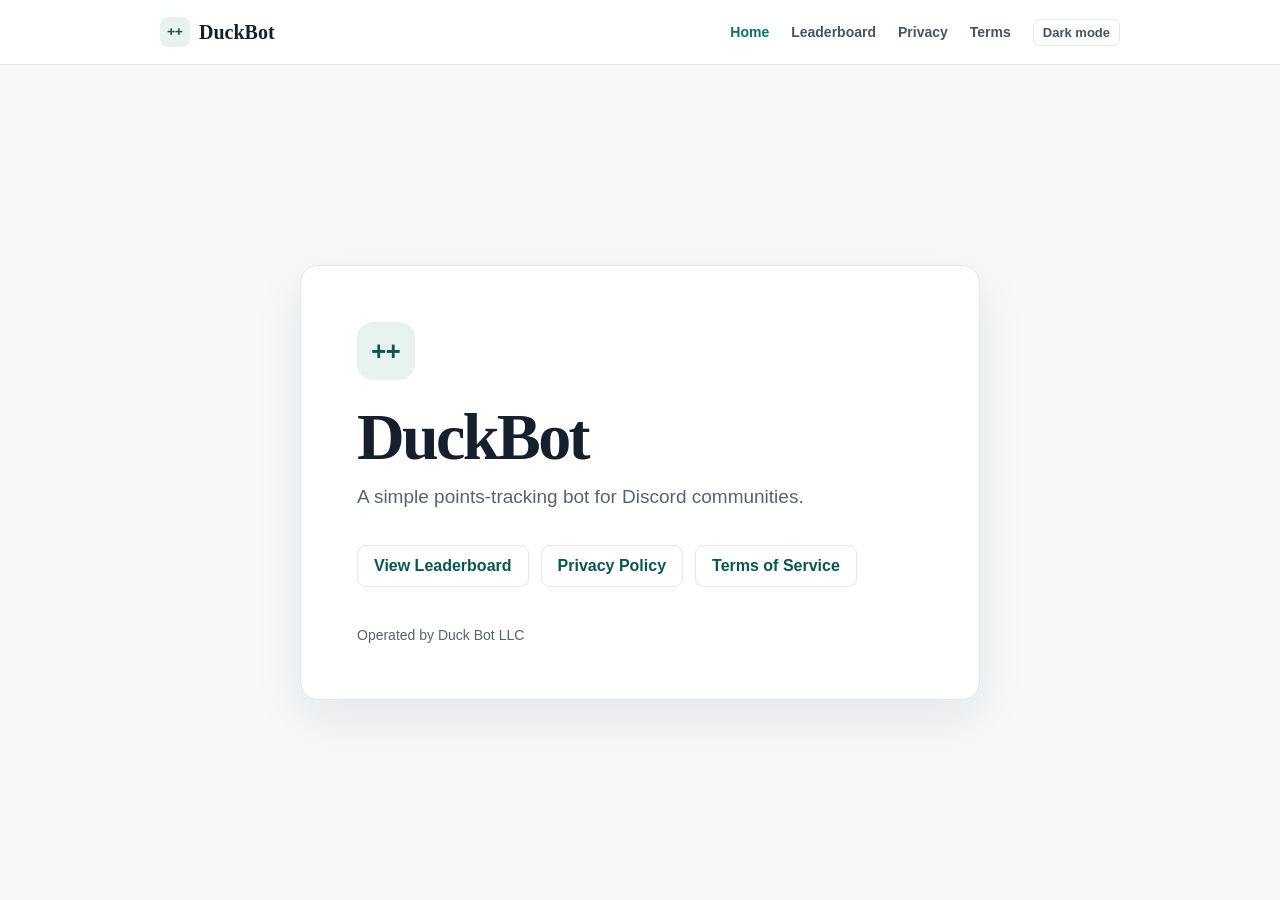
<file: index.html>
<!DOCTYPE html>
<html lang="en">
<head>
  <meta charset="utf-8">
  <meta name="viewport" content="width=device-width, initial-scale=1">
  <meta name="description" content="DuckBot is a simple points-tracking bot for Discord communities.">
  <title>DuckBot</title>
  <style>
    :root {
      color-scheme: light dark;
      --background: #f6f8fa;
      --surface: #ffffff;
      --text: #16202c;
      --muted: #58636f;
      --accent: #0e6e66;
      --accent-dark: #0b564f;
      --accent-soft: #e8f2f0;
      --border: #e2e7eb;
      --shadow: rgba(22, 32, 44, 0.08);
      font-family: -apple-system, BlinkMacSystemFont, "Segoe UI", Roboto, Helvetica, Arial, sans-serif;
    }

    * {
      box-sizing: border-box;
    }

    body {
      min-height: 100vh;
      margin: 0;
      display: flex;
      flex-direction: column;
      background: var(--background);
      color: var(--text);
    }

    .home-shell {
      flex: 1;
      display: grid;
      place-items: center;
      padding: 32px 0;
    }

    main {
      width: min(680px, calc(100% - 32px));
      padding: 56px;
      background: var(--surface);
      border: 1px solid var(--border);
      border-radius: 18px;
      box-shadow: 0 18px 50px var(--shadow);
    }

    .mark {
      display: inline-grid;
      width: 58px;
      height: 58px;
      place-items: center;
      border-radius: 16px;
      background: var(--accent-soft);
      color: var(--accent-dark);
      font-family: ui-monospace, SFMono-Regular, Menlo, Consolas, monospace;
      font-size: 24px;
      font-weight: 800;
    }

    h1 {
      margin: 24px 0 12px;
      font-family: "Iowan Old Style", "Palatino Linotype", Georgia, serif;
      font-size: clamp(42px, 9vw, 66px);
      line-height: 1;
      letter-spacing: -0.04em;
    }

    p {
      margin: 0;
      color: var(--muted);
      font-size: 19px;
      line-height: 1.6;
    }

    .link-list {
      display: flex;
      flex-wrap: wrap;
      gap: 12px;
      margin-top: 32px;
    }

    a {
      display: inline-block;
      padding: 11px 16px;
      border: 1px solid var(--border);
      border-radius: 9px;
      color: var(--accent-dark);
      font-weight: 650;
      text-decoration: none;
    }

    a:hover,
    a:focus-visible {
      border-color: var(--accent);
      background: var(--accent-soft);
    }

    a:focus-visible {
      outline: 2px solid var(--accent);
      outline-offset: 3px;
    }

    footer {
      margin-top: 40px;
      color: var(--muted);
      font-size: 14px;
    }

    @media (prefers-color-scheme: dark) {
      :root:not([data-theme]) {
        --background: #0d1518;
        --surface: #152126;
        --text: #eef5f3;
        --muted: #a8b7b4;
        --accent: #61c8bc;
        --accent-dark: #83ddd2;
        --accent-soft: #183b39;
        --border: #2a3c42;
        --shadow: rgba(0, 0, 0, 0.35);
      }
    }

    :root[data-theme="dark"] {
      color-scheme: dark;
      --background: #0d1518;
      --surface: #152126;
      --text: #eef5f3;
      --muted: #a8b7b4;
      --accent: #61c8bc;
      --accent-dark: #83ddd2;
      --accent-soft: #183b39;
      --border: #2a3c42;
      --shadow: rgba(0, 0, 0, 0.35);
    }

    :root[data-theme="light"] {
      color-scheme: light;
    }

    @media (max-width: 540px) {
      main {
        padding: 36px 28px;
      }
    }
  </style>
  <link rel="stylesheet" href="site.css">
  <script src="theme.js"></script>
</head>
<body>
  <nav class="site-nav" aria-label="Primary">
    <div class="site-nav__inner">
      <a class="site-nav__brand" href="index.html" aria-current="page"><span class="site-nav__mark" aria-hidden="true">++</span>DuckBot</a>
      <div class="site-nav__links">
        <a href="index.html" aria-current="page">Home</a>
        <a href="leaderboard.html">Leaderboard</a>
        <a href="privacy-policy.html">Privacy</a>
        <a href="terms-of-service.html">Terms</a>
      </div>
    </div>
  </nav>
  <div class="home-shell">
    <main>
      <div class="mark" aria-hidden="true">++</div>
      <h1>DuckBot</h1>
      <p>A simple points-tracking bot for Discord communities.</p>
      <nav class="link-list" aria-label="Explore DuckBot">
        <a href="leaderboard.html">View Leaderboard</a>
        <a href="privacy-policy.html">Privacy Policy</a>
        <a href="terms-of-service.html">Terms of Service</a>
      </nav>
      <footer>Operated by Duck Bot LLC</footer>
    </main>
  </div>
</body>
</html>
</file>
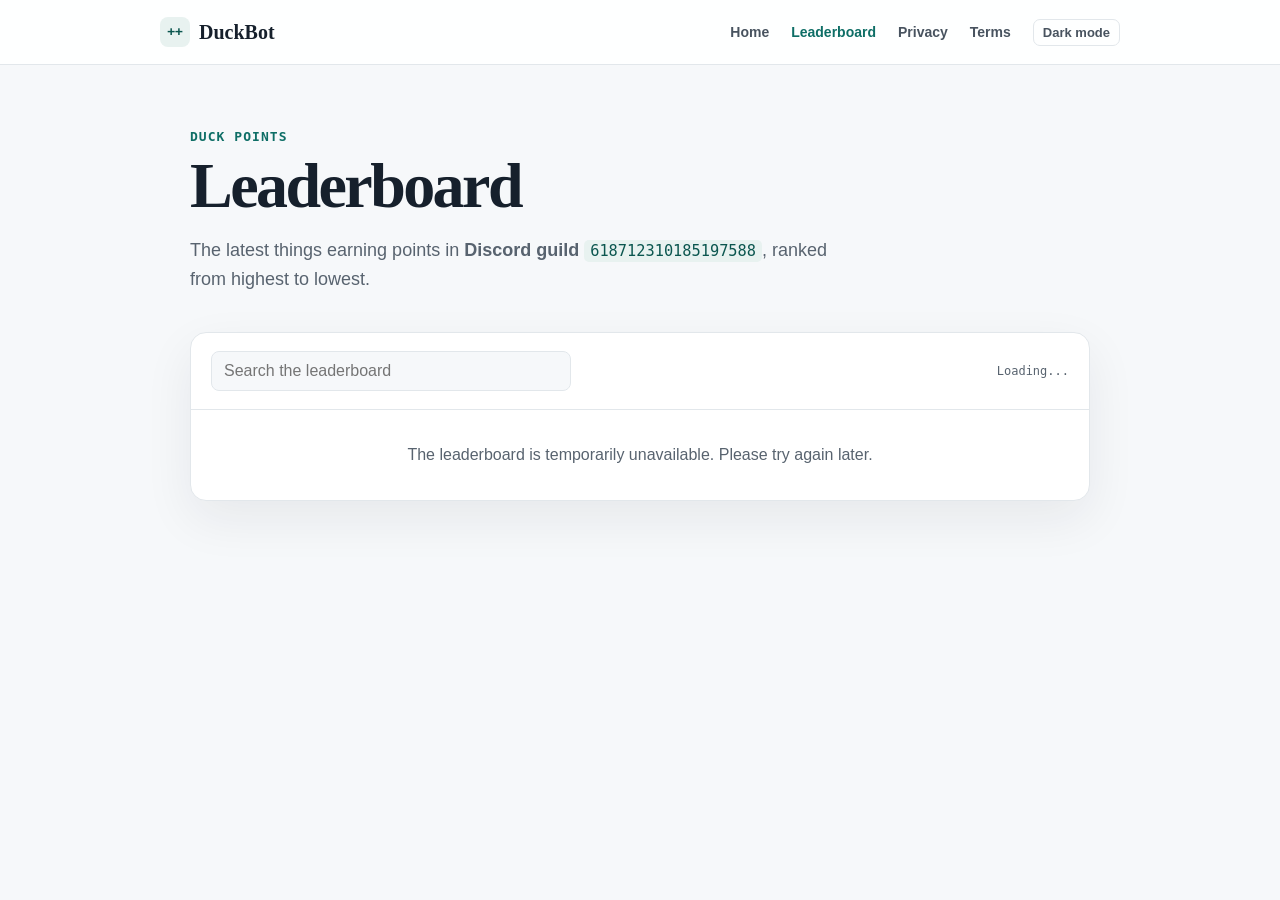
<file: leaderboard.html>
<!DOCTYPE html>
<html lang="en">
<head>
  <meta charset="utf-8">
  <meta name="viewport" content="width=device-width, initial-scale=1">
  <meta name="description" content="See the current DuckBot points leaderboard.">
  <title>Leaderboard — DuckBot</title>
  <style>
    :root {
      color-scheme: light dark;
      --background: #f6f8fa;
      --surface: #ffffff;
      --text: #16202c;
      --muted: #58636f;
      --accent: #0e6e66;
      --accent-dark: #0b564f;
      --accent-soft: #e8f2f0;
      --border: #e2e7eb;
      --row-hover: #fafcfc;
      --shadow: rgba(22, 32, 44, 0.07);
      font-family: -apple-system, BlinkMacSystemFont, "Segoe UI", Roboto, Helvetica, Arial, sans-serif;
    }

    * {
      box-sizing: border-box;
    }

    body {
      min-height: 100vh;
      margin: 0;
      background: var(--background);
      color: var(--text);
    }

    main {
      width: min(900px, calc(100% - 32px));
      margin: 0 auto;
      padding: 64px 0 80px;
    }

    .eyebrow {
      margin: 0 0 10px;
      color: var(--accent);
      font-family: ui-monospace, SFMono-Regular, Menlo, Consolas, monospace;
      font-size: 13px;
      font-weight: 750;
      letter-spacing: 0.08em;
      text-transform: uppercase;
    }

    h1 {
      margin: 0;
      font-family: "Iowan Old Style", "Palatino Linotype", Georgia, serif;
      font-size: clamp(42px, 8vw, 64px);
      line-height: 1;
      letter-spacing: -0.04em;
    }

    .intro {
      max-width: 650px;
      margin: 18px 0 0;
      color: var(--muted);
      font-size: 18px;
      line-height: 1.6;
    }

    .intro code {
      padding: 2px 6px;
      border-radius: 5px;
      background: var(--accent-soft);
      color: var(--accent-dark);
      font-size: 0.85em;
    }

    .leaderboard-card {
      margin-top: 38px;
      overflow: hidden;
      background: var(--surface);
      border: 1px solid var(--border);
      border-radius: 16px;
      box-shadow: 0 18px 50px var(--shadow);
    }

    .leaderboard-tools {
      display: flex;
      align-items: center;
      justify-content: space-between;
      gap: 18px;
      padding: 18px 20px;
      border-bottom: 1px solid var(--border);
    }

    label {
      flex: 1;
      max-width: 360px;
    }

    input {
      width: 100%;
      padding: 10px 12px;
      border: 1px solid var(--border);
      border-radius: 8px;
      background: var(--surface);
      color: var(--text);
      font: inherit;
    }

    input:focus {
      outline: 2px solid var(--accent);
      outline-offset: 2px;
      border-color: var(--accent);
    }

    input:disabled {
      background: var(--background);
    }

    #result-count {
      color: var(--muted);
      font-family: ui-monospace, SFMono-Regular, Menlo, Consolas, monospace;
      font-size: 12px;
      white-space: nowrap;
    }

    .table-wrap {
      overflow-x: auto;
    }

    table {
      width: 100%;
      border-collapse: collapse;
    }

    th,
    td {
      padding: 15px 20px;
      border-bottom: 1px solid var(--border);
      text-align: left;
    }

    th {
      color: var(--muted);
      font-size: 11px;
      letter-spacing: 0.08em;
      text-transform: uppercase;
    }

    tbody tr:last-child td {
      border-bottom: 0;
    }

    tbody tr:hover {
      background: var(--row-hover);
    }

    .rank {
      width: 80px;
      color: var(--muted);
      font-family: ui-monospace, SFMono-Regular, Menlo, Consolas, monospace;
    }

    .item-name {
      display: inline-flex;
      align-items: center;
      min-height: 28px;
      overflow-wrap: anywhere;
      font-weight: 650;
      vertical-align: middle;
    }

    .discord-emoji {
      display: block;
      width: 28px;
      height: 28px;
      object-fit: contain;
    }

    .item-type {
      display: inline-block;
      margin-left: 9px;
      padding: 2px 7px;
      border-radius: 999px;
      background: var(--accent-soft);
      color: var(--accent-dark);
      font-size: 11px;
      font-weight: 700;
      vertical-align: 2px;
    }

    .points {
      width: 130px;
      color: var(--accent-dark);
      font-family: ui-monospace, SFMono-Regular, Menlo, Consolas, monospace;
      font-weight: 750;
      text-align: right;
    }

    th:last-child {
      text-align: right;
    }

    #leaderboard-status {
      margin: 0;
      padding: 36px 20px;
      color: var(--muted);
      text-align: center;
    }

    @media (prefers-color-scheme: dark) {
      :root:not([data-theme]) {
        --background: #0d1518;
        --surface: #152126;
        --text: #eef5f3;
        --muted: #a8b7b4;
        --accent: #61c8bc;
        --accent-dark: #83ddd2;
        --accent-soft: #183b39;
        --border: #2a3c42;
        --row-hover: #1b2b30;
        --shadow: rgba(0, 0, 0, 0.35);
      }
    }

    :root[data-theme="dark"] {
      color-scheme: dark;
      --background: #0d1518;
      --surface: #152126;
      --text: #eef5f3;
      --muted: #a8b7b4;
      --accent: #61c8bc;
      --accent-dark: #83ddd2;
      --accent-soft: #183b39;
      --border: #2a3c42;
      --row-hover: #1b2b30;
      --shadow: rgba(0, 0, 0, 0.35);
    }

    :root[data-theme="light"] {
      color-scheme: light;
    }

    @media (max-width: 600px) {
      main {
        padding-top: 44px;
      }

      .leaderboard-tools {
        align-items: stretch;
        flex-direction: column;
      }

      label {
        max-width: none;
      }

      th,
      td {
        padding: 13px 14px;
      }

      .rank {
        width: 55px;
      }

      .points {
        width: 90px;
      }
    }
  </style>
  <link rel="stylesheet" href="site.css">
  <script src="theme.js"></script>
</head>
<body>
  <nav class="site-nav" aria-label="Primary">
    <div class="site-nav__inner">
      <a class="site-nav__brand" href="index.html"><span class="site-nav__mark" aria-hidden="true">++</span>DuckBot</a>
      <div class="site-nav__links">
        <a href="index.html">Home</a>
        <a href="leaderboard.html" aria-current="page">Leaderboard</a>
        <a href="privacy-policy.html">Privacy</a>
        <a href="terms-of-service.html">Terms</a>
      </div>
    </div>
  </nav>

  <main>
    <p class="eyebrow">Duck Points</p>
    <h1>Leaderboard</h1>
    <p class="intro">The latest things earning points in <strong id="guild-name">Discord guild</strong> <code id="guild-id">618712310185197588</code>, ranked from highest to lowest.</p>

    <section class="leaderboard-card" aria-labelledby="leaderboard-heading">
      <h2 id="leaderboard-heading" hidden>Leaderboard entries</h2>
      <div class="leaderboard-tools">
        <label>
          <span hidden>Search leaderboard</span>
          <input id="leaderboard-search" type="search" placeholder="Search the leaderboard" autocomplete="off" disabled>
        </label>
        <span id="result-count" aria-live="polite">Loading...</span>
      </div>
      <p id="leaderboard-status" role="status">Loading leaderboard...</p>
      <div class="table-wrap">
        <table id="leaderboard-table" hidden>
          <thead>
            <tr>
              <th scope="col">Rank</th>
              <th scope="col">Name</th>
              <th scope="col">Points</th>
            </tr>
          </thead>
          <tbody id="leaderboard-body"></tbody>
        </table>
      </div>
    </section>
  </main>
  <script src="leaderboard.js"></script>
</body>
</html>
</file>
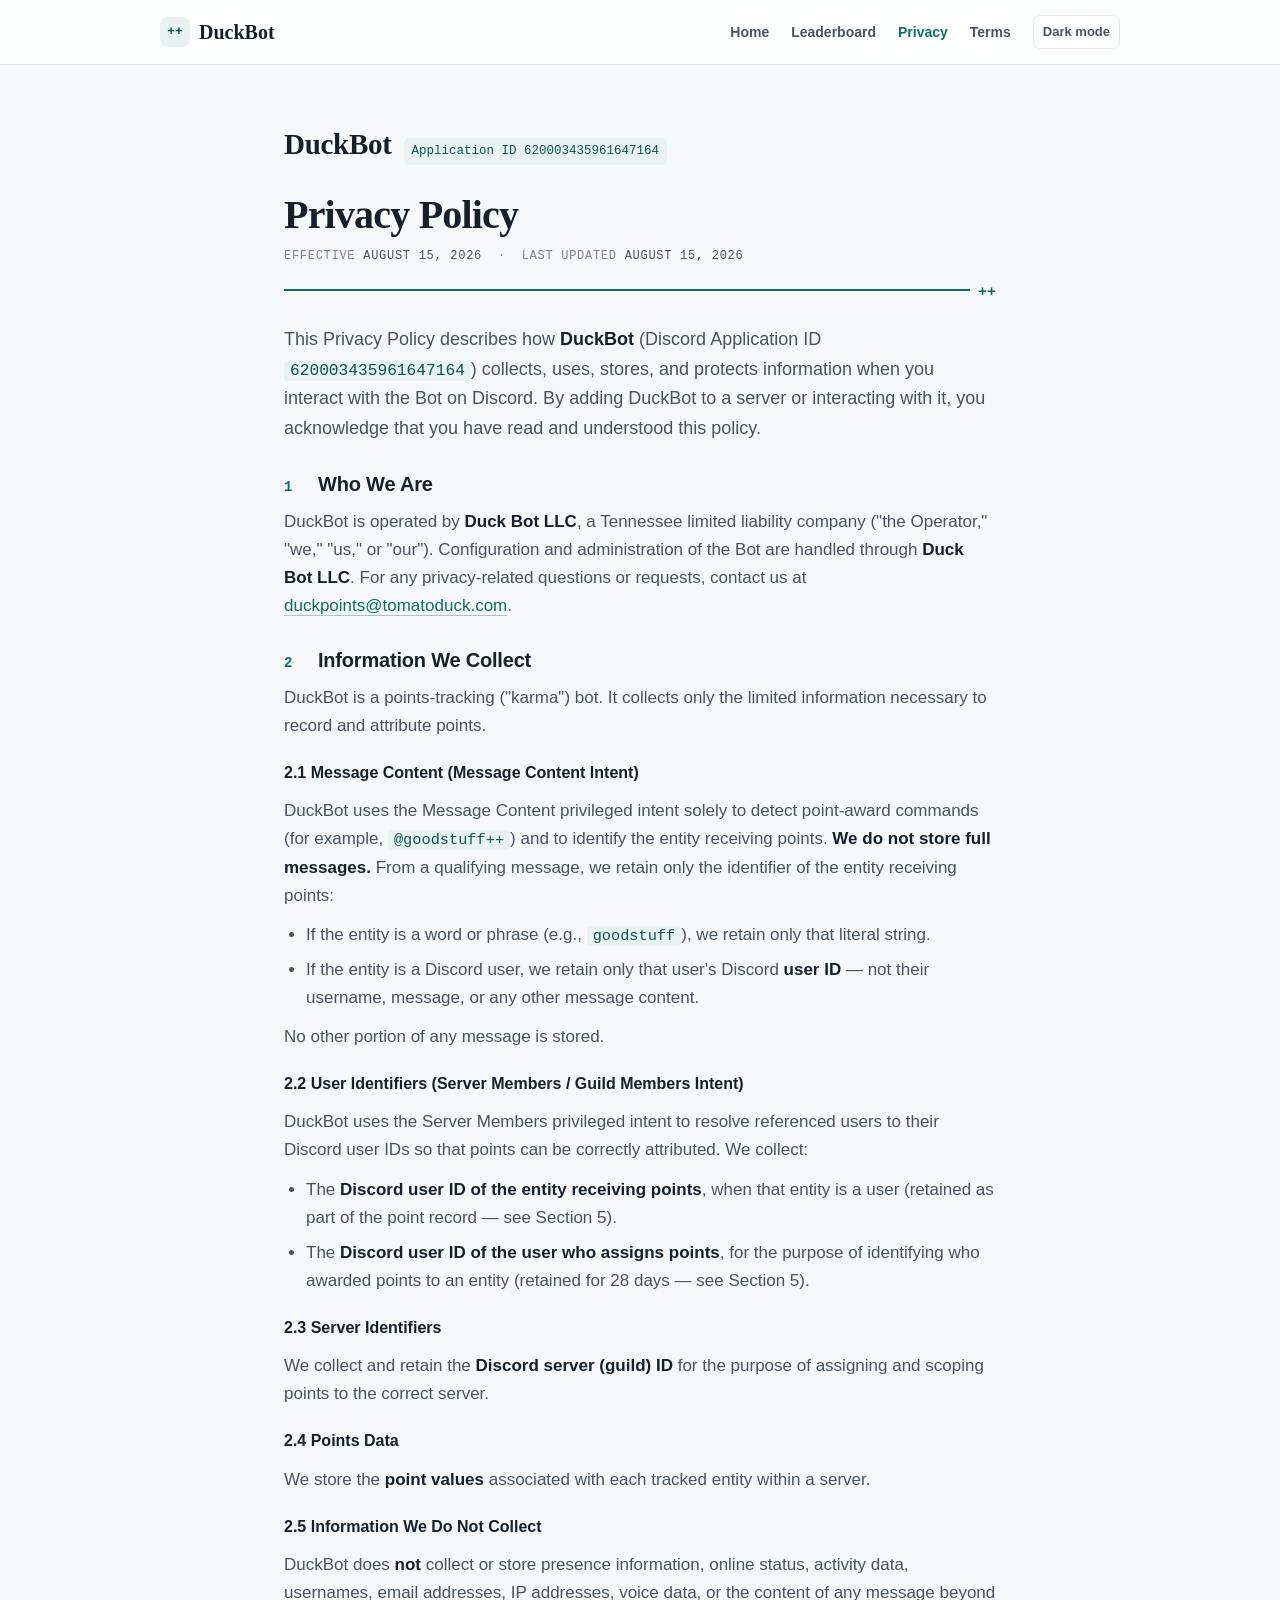
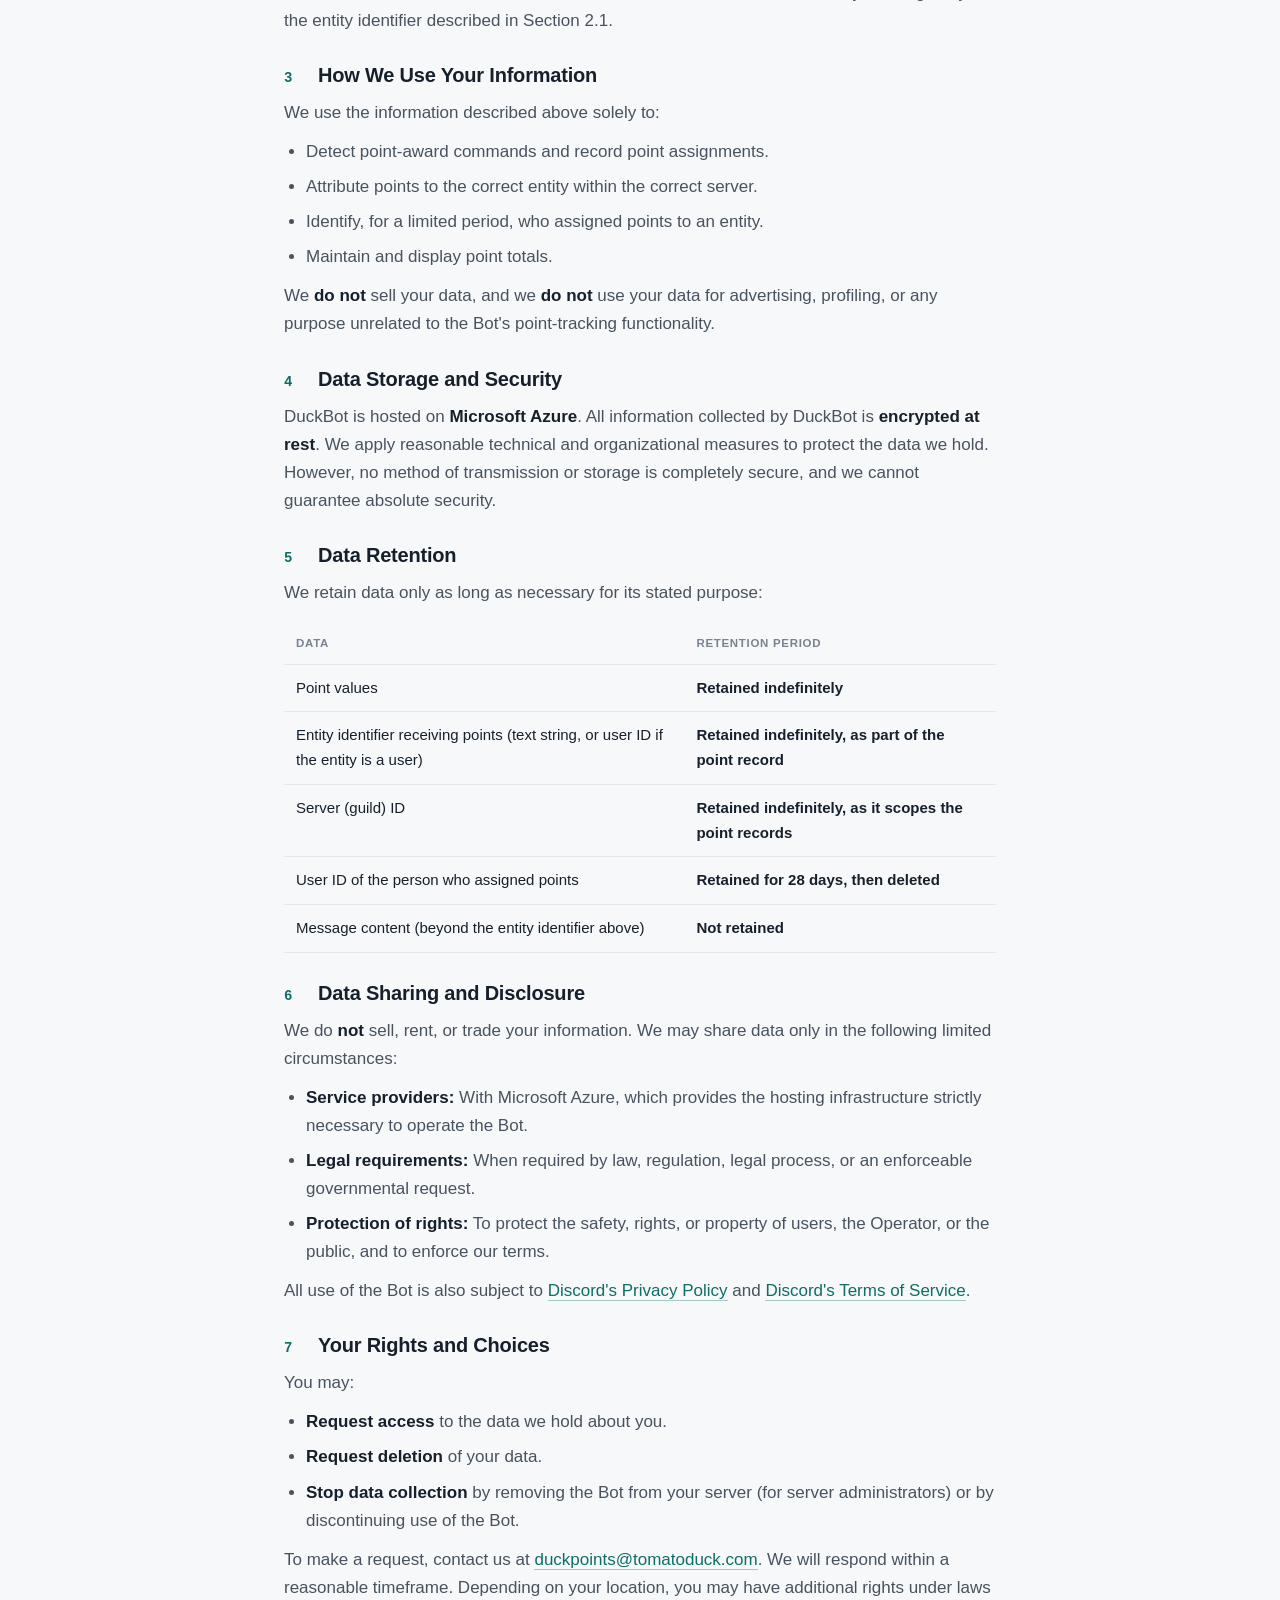
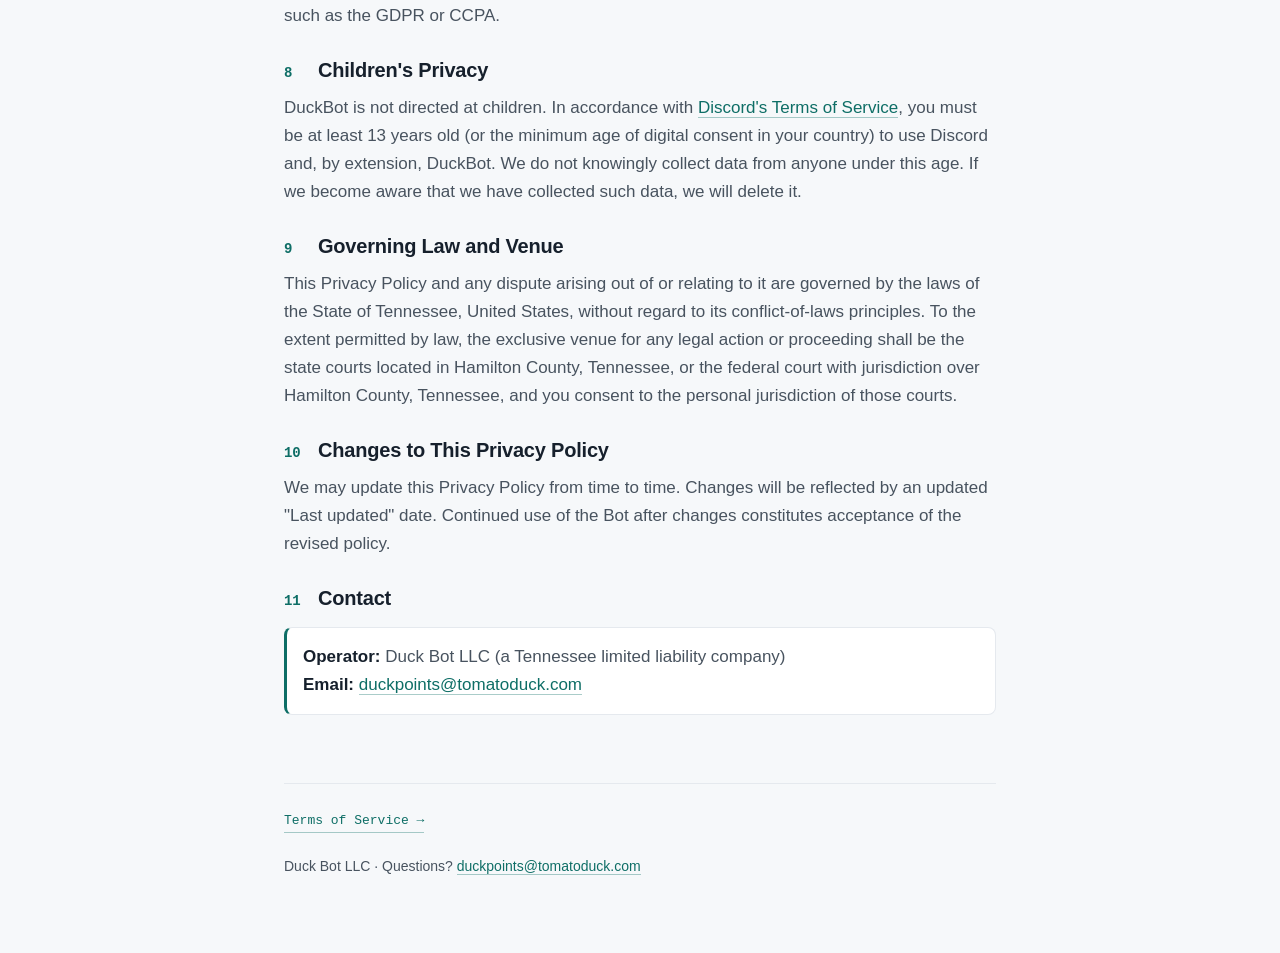
<file: privacy-policy.html>
<!DOCTYPE html>
<html lang="en">
<head>
<meta charset="utf-8">
<meta name="viewport" content="width=device-width, initial-scale=1">
<title>DuckBot — Privacy Policy</title>
<style>
:root{
  color-scheme:light dark;
  --bg:#F6F8FA;--surface:#FFFFFF;--ink:#16202C;--ink-soft:#48535F;
  --muted:#79838F;--line:#E5E9EE;--accent:#0E6E66;--accent-2:#0B564F;
  --accent-soft:#E8F2F0;
  --mono:ui-monospace,SFMono-Regular,Menlo,Consolas,"Liberation Mono",monospace;
  --sans:-apple-system,BlinkMacSystemFont,"Segoe UI",Roboto,Helvetica,Arial,sans-serif;
  --serif:"Iowan Old Style","Palatino Linotype",Palatino,"Book Antiqua",Georgia,serif;
}
*{box-sizing:border-box}
html{-webkit-text-size-adjust:100%}
body{margin:0;background:var(--bg);color:var(--ink);font-family:var(--sans);line-height:1.65;font-size:17px}
.wrap{max-width:760px;margin:0 auto;padding:0 24px}
header.doc{padding:56px 0 0}
.brand{display:flex;align-items:baseline;gap:12px;flex-wrap:wrap}
.brand .name{font-family:var(--serif);font-size:29px;font-weight:700;letter-spacing:-.01em}
.brand .appid{font-family:var(--mono);font-size:12.5px;background:var(--accent-soft);color:var(--accent-2);padding:3px 8px;border-radius:5px}
.doc-title{font-family:var(--serif);font-size:40px;line-height:1.08;margin:24px 0 10px;letter-spacing:-.02em}
.dates{font-family:var(--mono);font-size:12px;color:var(--muted);text-transform:uppercase;letter-spacing:.06em}
.dates span{color:var(--ink-soft)}
.ledger{height:0;border-top:2px solid var(--accent);margin-top:22px;position:relative}
.ledger:after{content:"++";position:absolute;right:0;top:-10px;font-family:var(--mono);font-weight:700;color:var(--accent);background:var(--bg);padding-left:8px;font-size:15px}
main{padding:8px 0 40px}
.lead{font-size:18px;color:var(--ink-soft);margin:26px 0}
section{margin:28px 0}
h2{display:flex;gap:12px;align-items:baseline;font-size:20px;line-height:1.25;margin:0 0 10px;letter-spacing:-.01em}
h2 .n{font-family:var(--mono);font-size:14px;color:var(--accent);font-weight:700;flex:none;min-width:22px}
h3{font-size:16px;margin:20px 0 6px}
p{margin:11px 0;color:var(--ink-soft)}
strong{color:var(--ink);font-weight:650}
ul{margin:11px 0;padding-left:22px}
li{margin:7px 0;color:var(--ink-soft)}
code{font-family:var(--mono);font-size:.9em;background:var(--accent-soft);color:var(--accent-2);padding:1px 6px;border-radius:4px}
a{color:var(--accent);text-decoration:none;border-bottom:1px solid rgba(14,110,102,.35)}
a:hover{border-bottom-color:var(--accent)}
a:focus-visible{outline:2px solid var(--accent);outline-offset:2px;border-radius:2px}
table{width:100%;border-collapse:collapse;margin:16px 0;font-size:15px}
th,td{text-align:left;padding:11px 12px;border-bottom:1px solid var(--line);vertical-align:top}
th{font-size:11.5px;text-transform:uppercase;letter-spacing:.06em;color:var(--muted);font-weight:600;border-bottom:1.5px solid var(--line)}
td:last-child{color:var(--ink);font-weight:550}
.callout{background:var(--surface);border:1px solid var(--line);border-left:3px solid var(--accent);border-radius:8px;padding:4px 16px;margin:16px 0}
footer.doc{border-top:1px solid var(--line);padding:26px 0 64px;color:var(--muted);font-size:14px}
footer .contact{color:var(--ink-soft)}
.docnav{display:flex;gap:18px;margin:0 0 22px;font-family:var(--mono);font-size:13px}
@media (prefers-color-scheme:dark){:root:not([data-theme]){--bg:#0D1518;--surface:#152126;--ink:#EEF5F3;--ink-soft:#BDC9C7;--muted:#91A09D;--line:#293A3F;--accent:#61C8BC;--accent-2:#83DDD2;--accent-soft:#183B39}}
:root[data-theme="dark"]{color-scheme:dark;--bg:#0D1518;--surface:#152126;--ink:#EEF5F3;--ink-soft:#BDC9C7;--muted:#91A09D;--line:#293A3F;--accent:#61C8BC;--accent-2:#83DDD2;--accent-soft:#183B39}
:root[data-theme="light"]{color-scheme:light}
@media (max-width:520px){body{font-size:16px}.doc-title{font-size:31px}.brand .name{font-size:24px}header.doc{padding:36px 0 0}th,td{padding:9px 8px}}
@media (prefers-reduced-motion:reduce){*{animation:none!important;transition:none!important}}
@media print{:root{color-scheme:light;--bg:#FFF;--surface:#FFF;--ink:#16202C;--ink-soft:#48535F;--muted:#79838F;--line:#E5E9EE;--accent:#0E6E66;--accent-2:#0B564F;--accent-soft:#E8F2F0}body{background:#fff}.ledger:after{background:#fff}a{border:none;color:inherit}}
</style>
<link rel="stylesheet" href="site.css">
<script src="theme.js"></script>
</head>
<body>
<nav class="site-nav" aria-label="Primary">
  <div class="site-nav__inner">
    <a class="site-nav__brand" href="index.html"><span class="site-nav__mark" aria-hidden="true">++</span>DuckBot</a>
    <div class="site-nav__links">
      <a href="index.html">Home</a>
      <a href="leaderboard.html">Leaderboard</a>
      <a href="privacy-policy.html" aria-current="page">Privacy</a>
      <a href="terms-of-service.html">Terms</a>
    </div>
  </div>
</nav>
<div class="wrap">
<header class="doc">
  <div class="brand">
    <span class="name">DuckBot</span>
    <span class="appid">Application ID 620003435961647164</span>
  </div>
  <h1 class="doc-title">Privacy Policy</h1>
  <p class="dates">Effective <span>August 15, 2026</span> &nbsp;·&nbsp; Last updated <span>August 15, 2026</span></p>
  <div class="ledger"></div>
</header>

<main>
  <p class="lead">This Privacy Policy describes how <strong>DuckBot</strong> (Discord Application ID <code>620003435961647164</code>) collects, uses, stores, and protects information when you interact with the Bot on Discord. By adding DuckBot to a server or interacting with it, you acknowledge that you have read and understood this policy.</p>

  <section>
    <h2><span class="n">1</span> Who We Are</h2>
    <p>DuckBot is operated by <strong>Duck Bot LLC</strong>, a Tennessee limited liability company ("the Operator," "we," "us," or "our"). Configuration and administration of the Bot are handled through <strong>Duck Bot LLC</strong>. For any privacy-related questions or requests, contact us at <a href="mailto:duckpoints@tomatoduck.com">duckpoints@tomatoduck.com</a>.</p>
  </section>

  <section>
    <h2><span class="n">2</span> Information We Collect</h2>
    <p>DuckBot is a points-tracking ("karma") bot. It collects only the limited information necessary to record and attribute points.</p>

    <h3>2.1 Message Content (Message Content Intent)</h3>
    <p>DuckBot uses the Message Content privileged intent solely to detect point-award commands (for example, <code>@goodstuff++</code>) and to identify the entity receiving points. <strong>We do not store full messages.</strong> From a qualifying message, we retain only the identifier of the entity receiving points:</p>
    <ul>
      <li>If the entity is a word or phrase (e.g., <code>goodstuff</code>), we retain only that literal string.</li>
      <li>If the entity is a Discord user, we retain only that user's Discord <strong>user ID</strong> — not their username, message, or any other message content.</li>
    </ul>
    <p>No other portion of any message is stored.</p>

    <h3>2.2 User Identifiers (Server Members / Guild Members Intent)</h3>
    <p>DuckBot uses the Server Members privileged intent to resolve referenced users to their Discord user IDs so that points can be correctly attributed. We collect:</p>
    <ul>
      <li>The <strong>Discord user ID of the entity receiving points</strong>, when that entity is a user (retained as part of the point record — see Section 5).</li>
      <li>The <strong>Discord user ID of the user who assigns points</strong>, for the purpose of identifying who awarded points to an entity (retained for 28 days — see Section 5).</li>
    </ul>

    <h3>2.3 Server Identifiers</h3>
    <p>We collect and retain the <strong>Discord server (guild) ID</strong> for the purpose of assigning and scoping points to the correct server.</p>

    <h3>2.4 Points Data</h3>
    <p>We store the <strong>point values</strong> associated with each tracked entity within a server.</p>

    <h3>2.5 Information We Do Not Collect</h3>
    <p>DuckBot does <strong>not</strong> collect or store presence information, online status, activity data, usernames, email addresses, IP addresses, voice data, or the content of any message beyond the entity identifier described in Section 2.1.</p>
  </section>

  <section>
    <h2><span class="n">3</span> How We Use Your Information</h2>
    <p>We use the information described above solely to:</p>
    <ul>
      <li>Detect point-award commands and record point assignments.</li>
      <li>Attribute points to the correct entity within the correct server.</li>
      <li>Identify, for a limited period, who assigned points to an entity.</li>
      <li>Maintain and display point totals.</li>
    </ul>
    <p>We <strong>do not</strong> sell your data, and we <strong>do not</strong> use your data for advertising, profiling, or any purpose unrelated to the Bot's point-tracking functionality.</p>
  </section>

  <section>
    <h2><span class="n">4</span> Data Storage and Security</h2>
    <p>DuckBot is hosted on <strong>Microsoft Azure</strong>. All information collected by DuckBot is <strong>encrypted at rest</strong>. We apply reasonable technical and organizational measures to protect the data we hold. However, no method of transmission or storage is completely secure, and we cannot guarantee absolute security.</p>
  </section>

  <section>
    <h2><span class="n">5</span> Data Retention</h2>
    <p>We retain data only as long as necessary for its stated purpose:</p>
    <table>
      <thead>
        <tr><th>Data</th><th>Retention period</th></tr>
      </thead>
      <tbody>
        <tr><td>Point values</td><td>Retained indefinitely</td></tr>
        <tr><td>Entity identifier receiving points (text string, or user ID if the entity is a user)</td><td>Retained indefinitely, as part of the point record</td></tr>
        <tr><td>Server (guild) ID</td><td>Retained indefinitely, as it scopes the point records</td></tr>
        <tr><td>User ID of the person who assigned points</td><td>Retained for 28 days, then deleted</td></tr>
        <tr><td>Message content (beyond the entity identifier above)</td><td>Not retained</td></tr>
      </tbody>
    </table>
  </section>

  <section>
    <h2><span class="n">6</span> Data Sharing and Disclosure</h2>
    <p>We do <strong>not</strong> sell, rent, or trade your information. We may share data only in the following limited circumstances:</p>
    <ul>
      <li><strong>Service providers:</strong> With Microsoft Azure, which provides the hosting infrastructure strictly necessary to operate the Bot.</li>
      <li><strong>Legal requirements:</strong> When required by law, regulation, legal process, or an enforceable governmental request.</li>
      <li><strong>Protection of rights:</strong> To protect the safety, rights, or property of users, the Operator, or the public, and to enforce our terms.</li>
    </ul>
    <p>All use of the Bot is also subject to <a href="https://discord.com/privacy" target="_blank" rel="noopener">Discord's Privacy Policy</a> and <a href="https://discord.com/terms" target="_blank" rel="noopener">Discord's Terms of Service</a>.</p>
  </section>

  <section>
    <h2><span class="n">7</span> Your Rights and Choices</h2>
    <p>You may:</p>
    <ul>
      <li><strong>Request access</strong> to the data we hold about you.</li>
      <li><strong>Request deletion</strong> of your data.</li>
      <li><strong>Stop data collection</strong> by removing the Bot from your server (for server administrators) or by discontinuing use of the Bot.</li>
    </ul>
    <p>To make a request, contact us at <a href="mailto:duckpoints@tomatoduck.com">duckpoints@tomatoduck.com</a>. We will respond within a reasonable timeframe. Depending on your location, you may have additional rights under laws such as the GDPR or CCPA.</p>
  </section>

  <section>
    <h2><span class="n">8</span> Children's Privacy</h2>
    <p>DuckBot is not directed at children. In accordance with <a href="https://discord.com/terms" target="_blank" rel="noopener">Discord's Terms of Service</a>, you must be at least 13 years old (or the minimum age of digital consent in your country) to use Discord and, by extension, DuckBot. We do not knowingly collect data from anyone under this age. If we become aware that we have collected such data, we will delete it.</p>
  </section>

  <section>
    <h2><span class="n">9</span> Governing Law and Venue</h2>
    <p>This Privacy Policy and any dispute arising out of or relating to it are governed by the laws of the State of Tennessee, United States, without regard to its conflict-of-laws principles. To the extent permitted by law, the exclusive venue for any legal action or proceeding shall be the state courts located in Hamilton County, Tennessee, or the federal court with jurisdiction over Hamilton County, Tennessee, and you consent to the personal jurisdiction of those courts.</p>
  </section>

  <section>
    <h2><span class="n">10</span> Changes to This Privacy Policy</h2>
    <p>We may update this Privacy Policy from time to time. Changes will be reflected by an updated "Last updated" date. Continued use of the Bot after changes constitutes acceptance of the revised policy.</p>
  </section>

  <section>
    <h2><span class="n">11</span> Contact</h2>
    <div class="callout">
      <p><strong>Operator:</strong> Duck Bot LLC (a Tennessee limited liability company)<br>
      <strong>Email:</strong> <a href="mailto:duckpoints@tomatoduck.com">duckpoints@tomatoduck.com</a></p>
    </div>
  </section>
</main>

<footer class="doc">
  <div class="docnav">
    <a href="terms-of-service.html">Terms of Service →</a>
  </div>
  <p class="contact">Duck Bot LLC · Questions? <a href="mailto:duckpoints@tomatoduck.com">duckpoints@tomatoduck.com</a></p>
</footer>
</div>
</body>
</html>
</file>
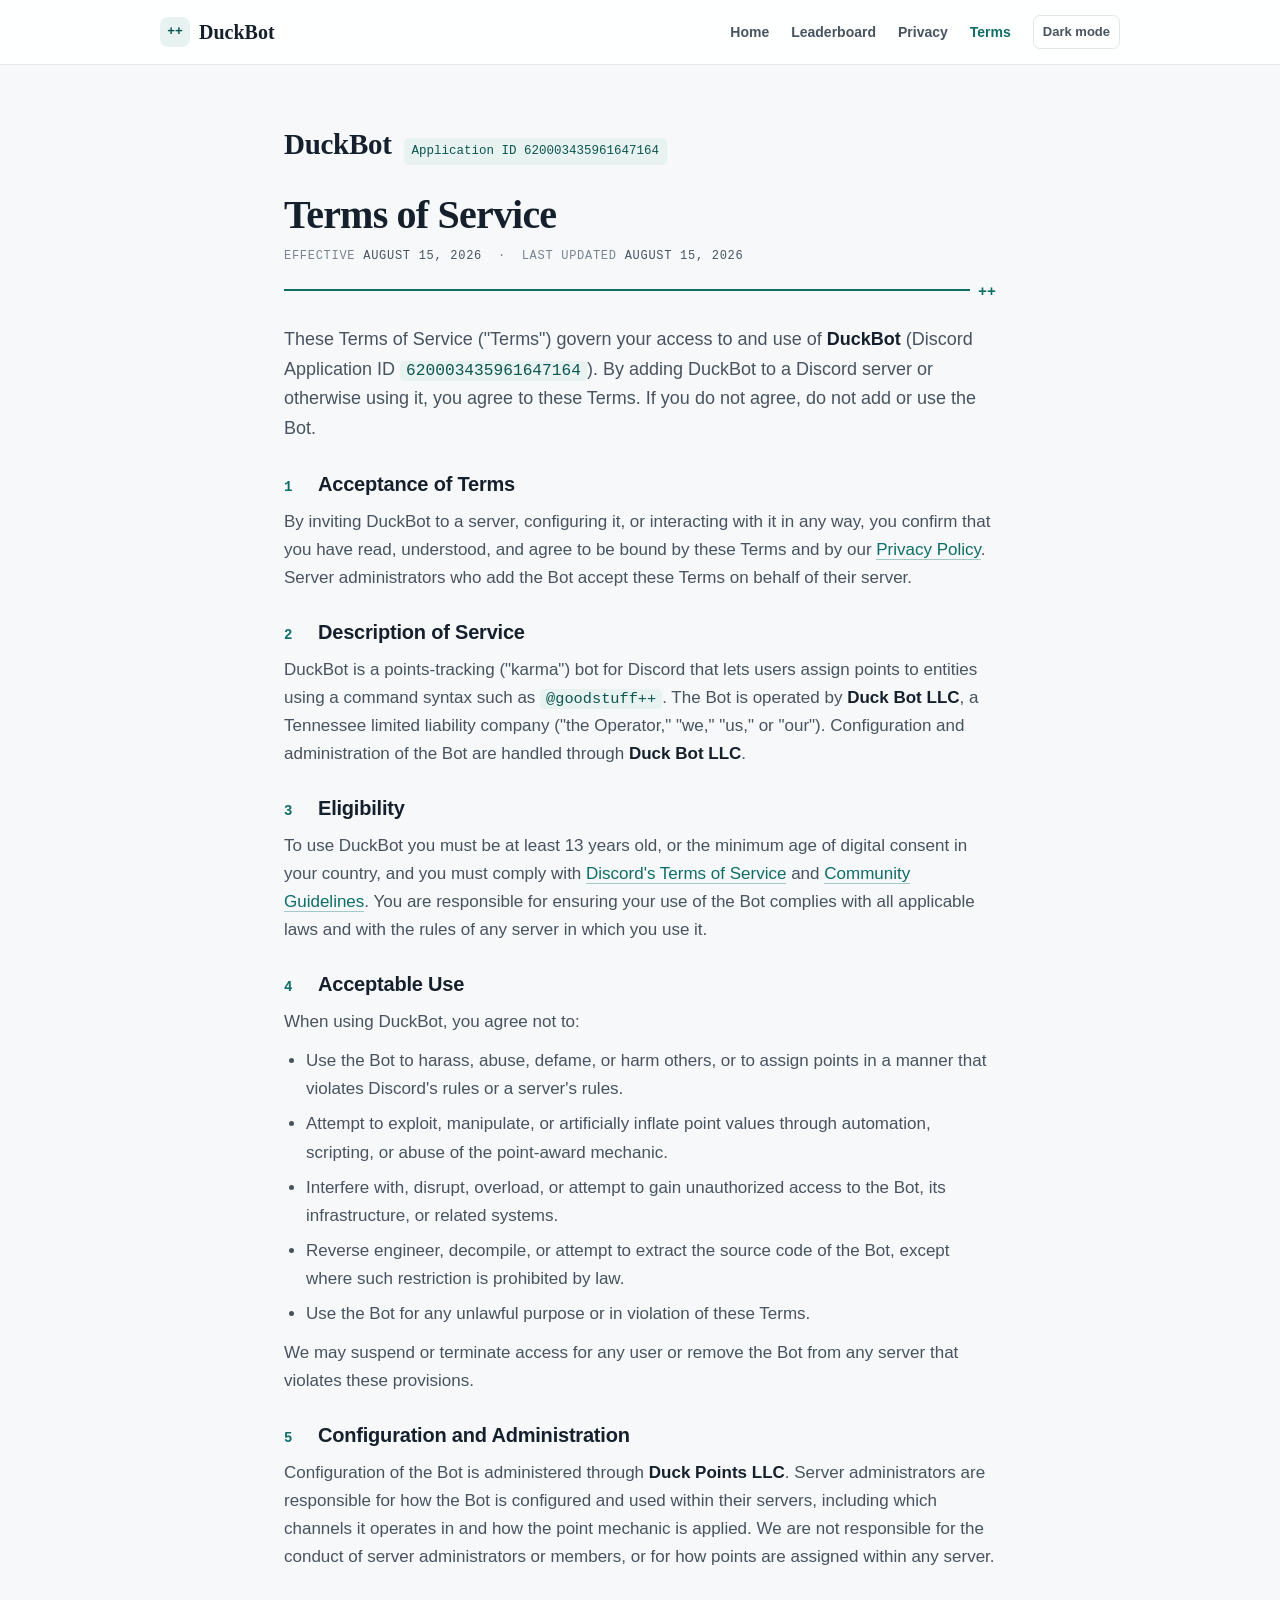
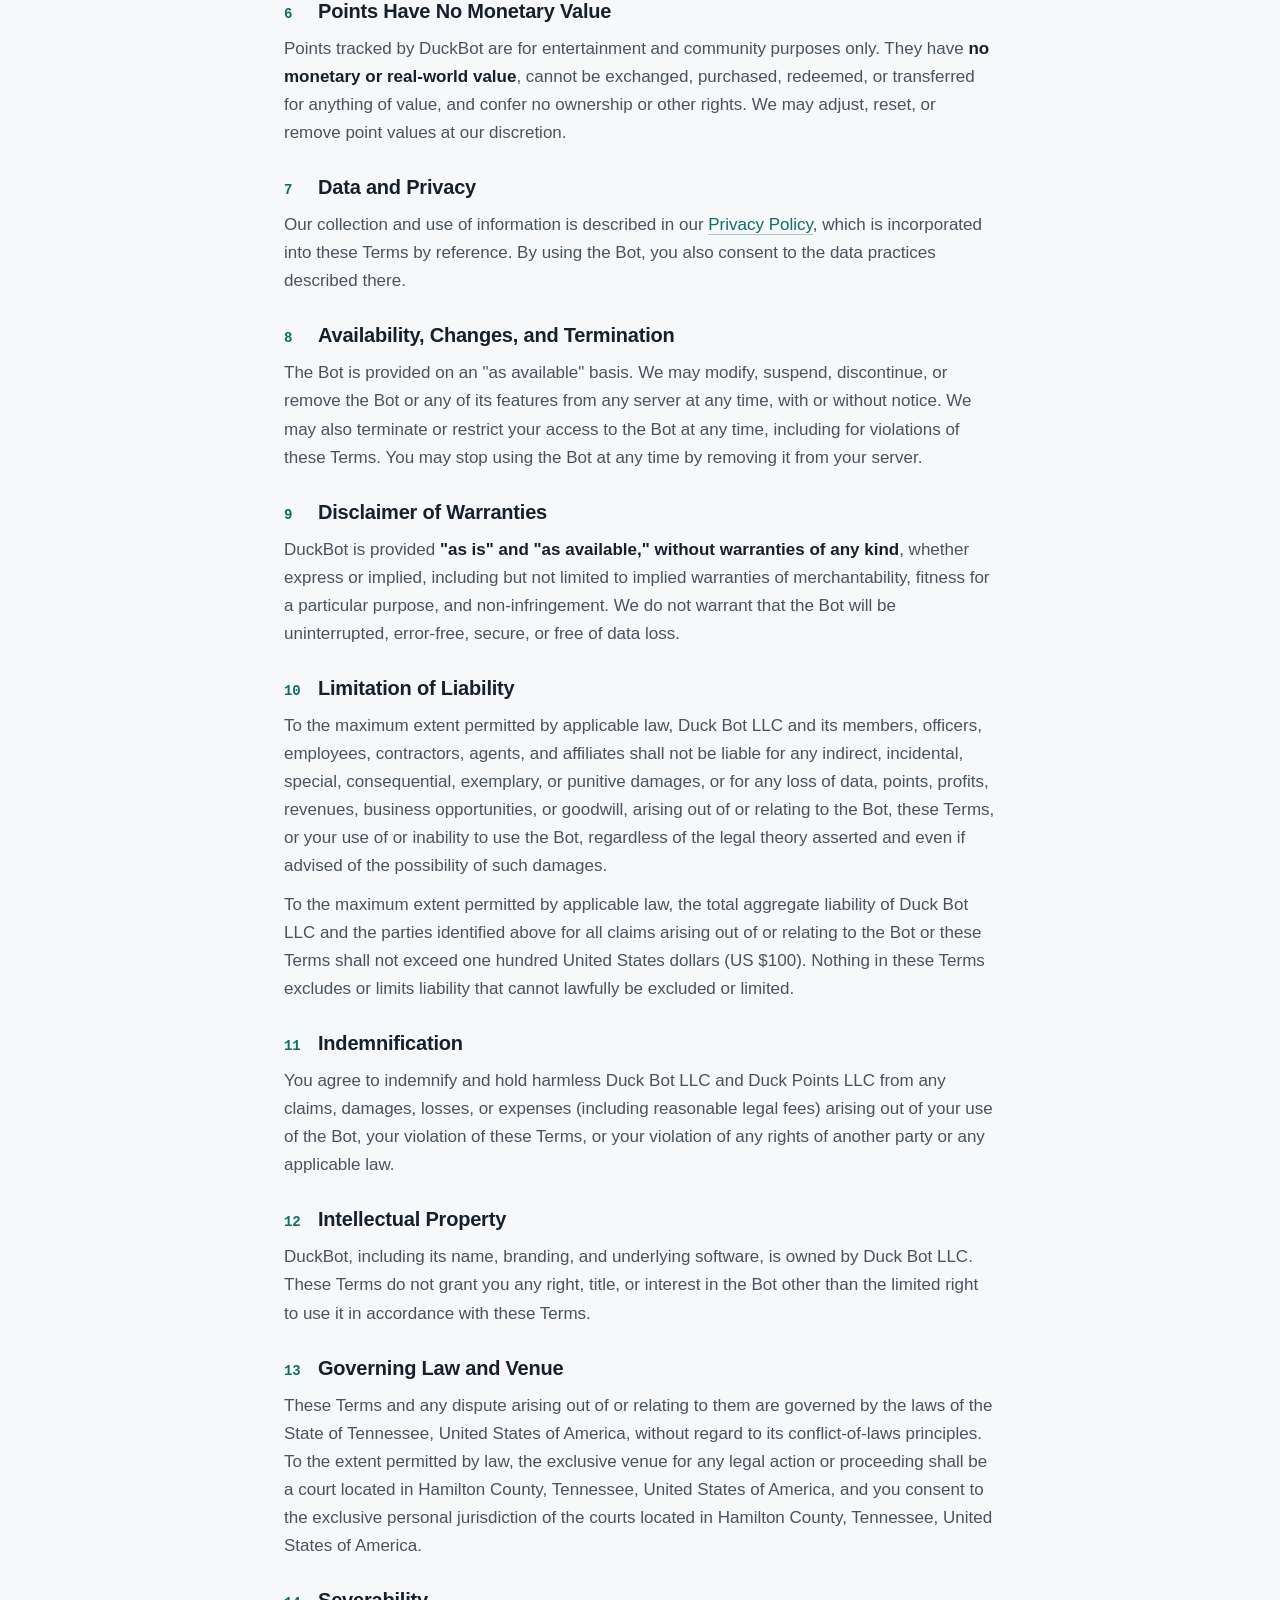
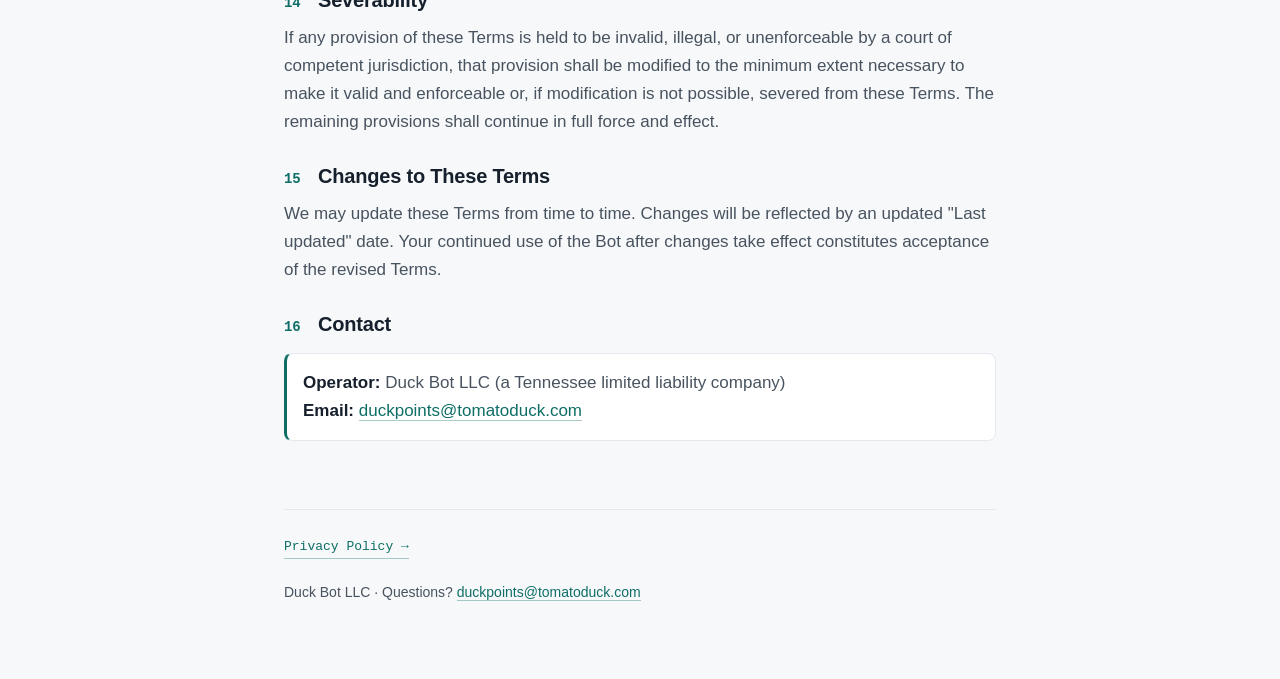
<file: terms-of-service.html>
<!DOCTYPE html>
<html lang="en">
<head>
<meta charset="utf-8">
<meta name="viewport" content="width=device-width, initial-scale=1">
<title>DuckBot — Terms of Service</title>
<style>
:root{
  color-scheme:light dark;
  --bg:#F6F8FA;--surface:#FFFFFF;--ink:#16202C;--ink-soft:#48535F;
  --muted:#79838F;--line:#E5E9EE;--accent:#0E6E66;--accent-2:#0B564F;
  --accent-soft:#E8F2F0;
  --mono:ui-monospace,SFMono-Regular,Menlo,Consolas,"Liberation Mono",monospace;
  --sans:-apple-system,BlinkMacSystemFont,"Segoe UI",Roboto,Helvetica,Arial,sans-serif;
  --serif:"Iowan Old Style","Palatino Linotype",Palatino,"Book Antiqua",Georgia,serif;
}
*{box-sizing:border-box}
html{-webkit-text-size-adjust:100%}
body{margin:0;background:var(--bg);color:var(--ink);font-family:var(--sans);line-height:1.65;font-size:17px}
.wrap{max-width:760px;margin:0 auto;padding:0 24px}
header.doc{padding:56px 0 0}
.brand{display:flex;align-items:baseline;gap:12px;flex-wrap:wrap}
.brand .name{font-family:var(--serif);font-size:29px;font-weight:700;letter-spacing:-.01em}
.brand .appid{font-family:var(--mono);font-size:12.5px;background:var(--accent-soft);color:var(--accent-2);padding:3px 8px;border-radius:5px}
.doc-title{font-family:var(--serif);font-size:40px;line-height:1.08;margin:24px 0 10px;letter-spacing:-.02em}
.dates{font-family:var(--mono);font-size:12px;color:var(--muted);text-transform:uppercase;letter-spacing:.06em}
.dates span{color:var(--ink-soft)}
.ledger{height:0;border-top:2px solid var(--accent);margin-top:22px;position:relative}
.ledger:after{content:"++";position:absolute;right:0;top:-10px;font-family:var(--mono);font-weight:700;color:var(--accent);background:var(--bg);padding-left:8px;font-size:15px}
main{padding:8px 0 40px}
.lead{font-size:18px;color:var(--ink-soft);margin:26px 0}
section{margin:28px 0}
h2{display:flex;gap:12px;align-items:baseline;font-size:20px;line-height:1.25;margin:0 0 10px;letter-spacing:-.01em}
h2 .n{font-family:var(--mono);font-size:14px;color:var(--accent);font-weight:700;flex:none;min-width:22px}
h3{font-size:16px;margin:20px 0 6px}
p{margin:11px 0;color:var(--ink-soft)}
strong{color:var(--ink);font-weight:650}
ul{margin:11px 0;padding-left:22px}
li{margin:7px 0;color:var(--ink-soft)}
code{font-family:var(--mono);font-size:.9em;background:var(--accent-soft);color:var(--accent-2);padding:1px 6px;border-radius:4px}
a{color:var(--accent);text-decoration:none;border-bottom:1px solid rgba(14,110,102,.35)}
a:hover{border-bottom-color:var(--accent)}
a:focus-visible{outline:2px solid var(--accent);outline-offset:2px;border-radius:2px}
.callout{background:var(--surface);border:1px solid var(--line);border-left:3px solid var(--accent);border-radius:8px;padding:4px 16px;margin:16px 0}
footer.doc{border-top:1px solid var(--line);padding:26px 0 64px;color:var(--muted);font-size:14px}
footer .contact{color:var(--ink-soft)}
.docnav{display:flex;gap:18px;margin:0 0 22px;font-family:var(--mono);font-size:13px}
@media (prefers-color-scheme:dark){:root:not([data-theme]){--bg:#0D1518;--surface:#152126;--ink:#EEF5F3;--ink-soft:#BDC9C7;--muted:#91A09D;--line:#293A3F;--accent:#61C8BC;--accent-2:#83DDD2;--accent-soft:#183B39}}
:root[data-theme="dark"]{color-scheme:dark;--bg:#0D1518;--surface:#152126;--ink:#EEF5F3;--ink-soft:#BDC9C7;--muted:#91A09D;--line:#293A3F;--accent:#61C8BC;--accent-2:#83DDD2;--accent-soft:#183B39}
:root[data-theme="light"]{color-scheme:light}
@media (max-width:520px){body{font-size:16px}.doc-title{font-size:31px}.brand .name{font-size:24px}header.doc{padding:36px 0 0}}
@media (prefers-reduced-motion:reduce){*{animation:none!important;transition:none!important}}
@media print{:root{color-scheme:light;--bg:#FFF;--surface:#FFF;--ink:#16202C;--ink-soft:#48535F;--muted:#79838F;--line:#E5E9EE;--accent:#0E6E66;--accent-2:#0B564F;--accent-soft:#E8F2F0}body{background:#fff}.ledger:after{background:#fff}a{border:none;color:inherit}}
</style>
<link rel="stylesheet" href="site.css">
<script src="theme.js"></script>
</head>
<body>
<nav class="site-nav" aria-label="Primary">
  <div class="site-nav__inner">
    <a class="site-nav__brand" href="index.html"><span class="site-nav__mark" aria-hidden="true">++</span>DuckBot</a>
    <div class="site-nav__links">
      <a href="index.html">Home</a>
      <a href="leaderboard.html">Leaderboard</a>
      <a href="privacy-policy.html">Privacy</a>
      <a href="terms-of-service.html" aria-current="page">Terms</a>
    </div>
  </div>
</nav>
<div class="wrap">
<header class="doc">
  <div class="brand">
    <span class="name">DuckBot</span>
    <span class="appid">Application ID 620003435961647164</span>
  </div>
  <h1 class="doc-title">Terms of Service</h1>
  <p class="dates">Effective <span>August 15, 2026</span> &nbsp;·&nbsp; Last updated <span>August 15, 2026</span></p>
  <div class="ledger"></div>
</header>

<main>
  <p class="lead">These Terms of Service ("Terms") govern your access to and use of <strong>DuckBot</strong> (Discord Application ID <code>620003435961647164</code>). By adding DuckBot to a Discord server or otherwise using it, you agree to these Terms. If you do not agree, do not add or use the Bot.</p>

  <section>
    <h2><span class="n">1</span> Acceptance of Terms</h2>
    <p>By inviting DuckBot to a server, configuring it, or interacting with it in any way, you confirm that you have read, understood, and agree to be bound by these Terms and by our <a href="privacy-policy.html">Privacy Policy</a>. Server administrators who add the Bot accept these Terms on behalf of their server.</p>
  </section>

  <section>
    <h2><span class="n">2</span> Description of Service</h2>
    <p>DuckBot is a points-tracking ("karma") bot for Discord that lets users assign points to entities using a command syntax such as <code>@goodstuff++</code>. The Bot is operated by <strong>Duck Bot LLC</strong>, a Tennessee limited liability company ("the Operator," "we," "us," or "our"). Configuration and administration of the Bot are handled through <strong>Duck Bot LLC</strong>.</p>
  </section>

  <section>
    <h2><span class="n">3</span> Eligibility</h2>
    <p>To use DuckBot you must be at least 13 years old, or the minimum age of digital consent in your country, and you must comply with <a href="https://discord.com/terms" target="_blank" rel="noopener">Discord's Terms of Service</a> and <a href="https://discord.com/guidelines" target="_blank" rel="noopener">Community Guidelines</a>. You are responsible for ensuring your use of the Bot complies with all applicable laws and with the rules of any server in which you use it.</p>
  </section>

  <section>
    <h2><span class="n">4</span> Acceptable Use</h2>
    <p>When using DuckBot, you agree not to:</p>
    <ul>
      <li>Use the Bot to harass, abuse, defame, or harm others, or to assign points in a manner that violates Discord's rules or a server's rules.</li>
      <li>Attempt to exploit, manipulate, or artificially inflate point values through automation, scripting, or abuse of the point-award mechanic.</li>
      <li>Interfere with, disrupt, overload, or attempt to gain unauthorized access to the Bot, its infrastructure, or related systems.</li>
      <li>Reverse engineer, decompile, or attempt to extract the source code of the Bot, except where such restriction is prohibited by law.</li>
      <li>Use the Bot for any unlawful purpose or in violation of these Terms.</li>
    </ul>
    <p>We may suspend or terminate access for any user or remove the Bot from any server that violates these provisions.</p>
  </section>

  <section>
    <h2><span class="n">5</span> Configuration and Administration</h2>
    <p>Configuration of the Bot is administered through <strong>Duck Points LLC</strong>. Server administrators are responsible for how the Bot is configured and used within their servers, including which channels it operates in and how the point mechanic is applied. We are not responsible for the conduct of server administrators or members, or for how points are assigned within any server.</p>
  </section>

  <section>
    <h2><span class="n">6</span> Points Have No Monetary Value</h2>
    <p>Points tracked by DuckBot are for entertainment and community purposes only. They have <strong>no monetary or real-world value</strong>, cannot be exchanged, purchased, redeemed, or transferred for anything of value, and confer no ownership or other rights. We may adjust, reset, or remove point values at our discretion.</p>
  </section>

  <section>
    <h2><span class="n">7</span> Data and Privacy</h2>
    <p>Our collection and use of information is described in our <a href="privacy-policy.html">Privacy Policy</a>, which is incorporated into these Terms by reference. By using the Bot, you also consent to the data practices described there.</p>
  </section>

  <section>
    <h2><span class="n">8</span> Availability, Changes, and Termination</h2>
    <p>The Bot is provided on an "as available" basis. We may modify, suspend, discontinue, or remove the Bot or any of its features from any server at any time, with or without notice. We may also terminate or restrict your access to the Bot at any time, including for violations of these Terms. You may stop using the Bot at any time by removing it from your server.</p>
  </section>

  <section>
    <h2><span class="n">9</span> Disclaimer of Warranties</h2>
    <p>DuckBot is provided <strong>"as is" and "as available," without warranties of any kind</strong>, whether express or implied, including but not limited to implied warranties of merchantability, fitness for a particular purpose, and non-infringement. We do not warrant that the Bot will be uninterrupted, error-free, secure, or free of data loss.</p>
  </section>

  <section>
    <h2><span class="n">10</span> Limitation of Liability</h2>
    <p>To the maximum extent permitted by applicable law, Duck Bot LLC and its members, officers, employees, contractors, agents, and affiliates shall not be liable for any indirect, incidental, special, consequential, exemplary, or punitive damages, or for any loss of data, points, profits, revenues, business opportunities, or goodwill, arising out of or relating to the Bot, these Terms, or your use of or inability to use the Bot, regardless of the legal theory asserted and even if advised of the possibility of such damages.</p>
    <p>To the maximum extent permitted by applicable law, the total aggregate liability of Duck Bot LLC and the parties identified above for all claims arising out of or relating to the Bot or these Terms shall not exceed one hundred United States dollars (US $100). Nothing in these Terms excludes or limits liability that cannot lawfully be excluded or limited.</p>
  </section>

  <section>
    <h2><span class="n">11</span> Indemnification</h2>
    <p>You agree to indemnify and hold harmless Duck Bot LLC and Duck Points LLC from any claims, damages, losses, or expenses (including reasonable legal fees) arising out of your use of the Bot, your violation of these Terms, or your violation of any rights of another party or any applicable law.</p>
  </section>

  <section>
    <h2><span class="n">12</span> Intellectual Property</h2>
    <p>DuckBot, including its name, branding, and underlying software, is owned by Duck Bot LLC. These Terms do not grant you any right, title, or interest in the Bot other than the limited right to use it in accordance with these Terms.</p>
  </section>

  <section>
    <h2><span class="n">13</span> Governing Law and Venue</h2>
    <p>These Terms and any dispute arising out of or relating to them are governed by the laws of the State of Tennessee, United States of America, without regard to its conflict-of-laws principles. To the extent permitted by law, the exclusive venue for any legal action or proceeding shall be a court located in Hamilton County, Tennessee, United States of America, and you consent to the exclusive personal jurisdiction of the courts located in Hamilton County, Tennessee, United States of America.</p>
  </section>

  <section>
    <h2><span class="n">14</span> Severability</h2>
    <p>If any provision of these Terms is held to be invalid, illegal, or unenforceable by a court of competent jurisdiction, that provision shall be modified to the minimum extent necessary to make it valid and enforceable or, if modification is not possible, severed from these Terms. The remaining provisions shall continue in full force and effect.</p>
  </section>

  <section>
    <h2><span class="n">15</span> Changes to These Terms</h2>
    <p>We may update these Terms from time to time. Changes will be reflected by an updated "Last updated" date. Your continued use of the Bot after changes take effect constitutes acceptance of the revised Terms.</p>
  </section>

  <section>
    <h2><span class="n">16</span> Contact</h2>
    <div class="callout">
      <p><strong>Operator:</strong> Duck Bot LLC (a Tennessee limited liability company)<br>
      <strong>Email:</strong> <a href="mailto:duckpoints@tomatoduck.com">duckpoints@tomatoduck.com</a></p>
    </div>
  </section>
</main>

<footer class="doc">
  <div class="docnav">
    <a href="privacy-policy.html">Privacy Policy →</a>
  </div>
  <p class="contact">Duck Bot LLC · Questions? <a href="mailto:duckpoints@tomatoduck.com">duckpoints@tomatoduck.com</a></p>
</footer>
</div>
</body>
</html>
</file>
<file: site.css>
.site-nav {
  --nav-background: rgba(255, 255, 255, 0.94);
  --nav-border: #e2e7eb;
  --nav-text: #48535f;
  --nav-heading: #16202c;
  --nav-accent: #0e6e66;
  --nav-mark-background: #e8f2f0;
  --nav-mark-text: #0b564f;
}

.site-nav {
  width: 100%;
  background: var(--nav-background);
  border-bottom: 1px solid var(--nav-border);
}

.site-nav__inner {
  width: min(960px, calc(100% - 32px));
  min-height: 64px;
  margin: 0 auto;
  display: flex;
  align-items: center;
  justify-content: space-between;
  gap: 24px;
}

.site-nav a {
  padding: 6px 0;
  border: 0;
  border-radius: 0;
  color: var(--nav-text);
  font-size: 14px;
  font-weight: 650;
  line-height: 1.3;
  text-decoration: none;
  background: transparent;
}

.site-nav a:hover {
  color: var(--nav-accent);
  border: 0;
  background: transparent;
}

.site-nav a:focus-visible {
  outline: 2px solid var(--nav-accent);
  outline-offset: 4px;
  border-radius: 2px;
}

.site-nav__brand {
  display: inline-flex;
  align-items: center;
  gap: 9px;
  color: var(--nav-heading) !important;
  font-family: "Iowan Old Style", "Palatino Linotype", Palatino, Georgia, serif;
  font-size: 20px !important;
}

.site-nav__mark {
  display: inline-grid;
  width: 30px;
  height: 30px;
  place-items: center;
  border-radius: 8px;
  background: var(--nav-mark-background);
  color: var(--nav-mark-text);
  font-family: ui-monospace, SFMono-Regular, Menlo, Consolas, monospace;
  font-size: 13px;
  font-weight: 800;
}

.site-nav__links {
  display: flex;
  align-items: center;
  gap: 22px;
}

.site-nav__links a[aria-current="page"] {
  color: var(--nav-accent);
}

.theme-toggle {
  padding: 5px 9px;
  border: 1px solid var(--nav-border);
  border-radius: 7px;
  background: transparent;
  color: var(--nav-text);
  cursor: pointer;
  font: inherit;
  font-size: 13px;
  font-weight: 650;
}

.theme-toggle:hover {
  border-color: var(--nav-accent);
  color: var(--nav-accent);
}

.theme-toggle:focus-visible {
  outline: 2px solid var(--nav-accent);
  outline-offset: 3px;
}

:root[data-theme="dark"] .site-nav {
  --nav-background: rgba(21, 33, 38, 0.94);
  --nav-border: #2a3c42;
  --nav-text: #bdc9c7;
  --nav-heading: #eef5f3;
  --nav-accent: #61c8bc;
  --nav-mark-background: #183b39;
  --nav-mark-text: #83ddd2;
}

@media (prefers-color-scheme: dark) {
  :root:not([data-theme]) .site-nav {
    --nav-background: rgba(21, 33, 38, 0.94);
    --nav-border: #2a3c42;
    --nav-text: #bdc9c7;
    --nav-heading: #eef5f3;
    --nav-accent: #61c8bc;
    --nav-mark-background: #183b39;
    --nav-mark-text: #83ddd2;
  }
}

@media (max-width: 600px) {
  .site-nav__inner {
    min-height: auto;
    padding: 13px 0;
    align-items: flex-start;
  }

  .site-nav__links {
    justify-content: flex-end;
    gap: 7px 16px;
    flex-wrap: wrap;
  }
}
</file>
